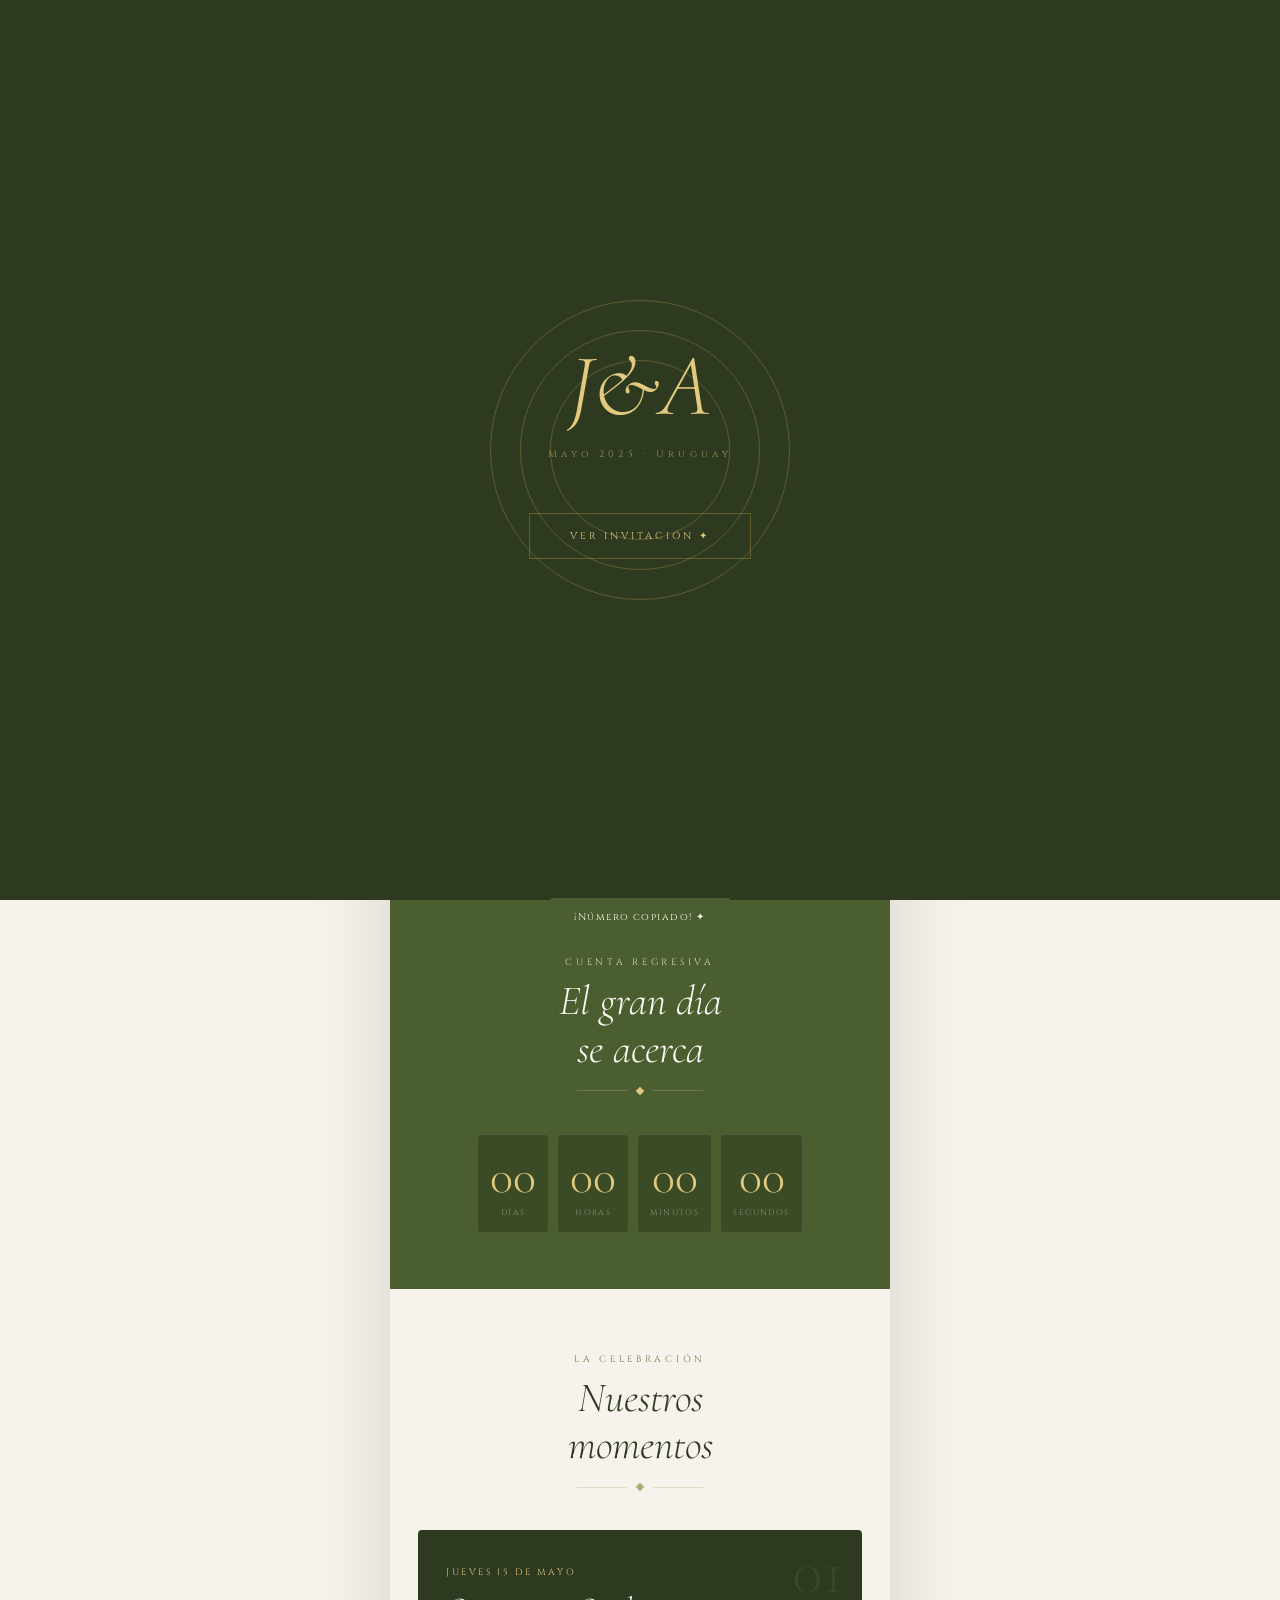
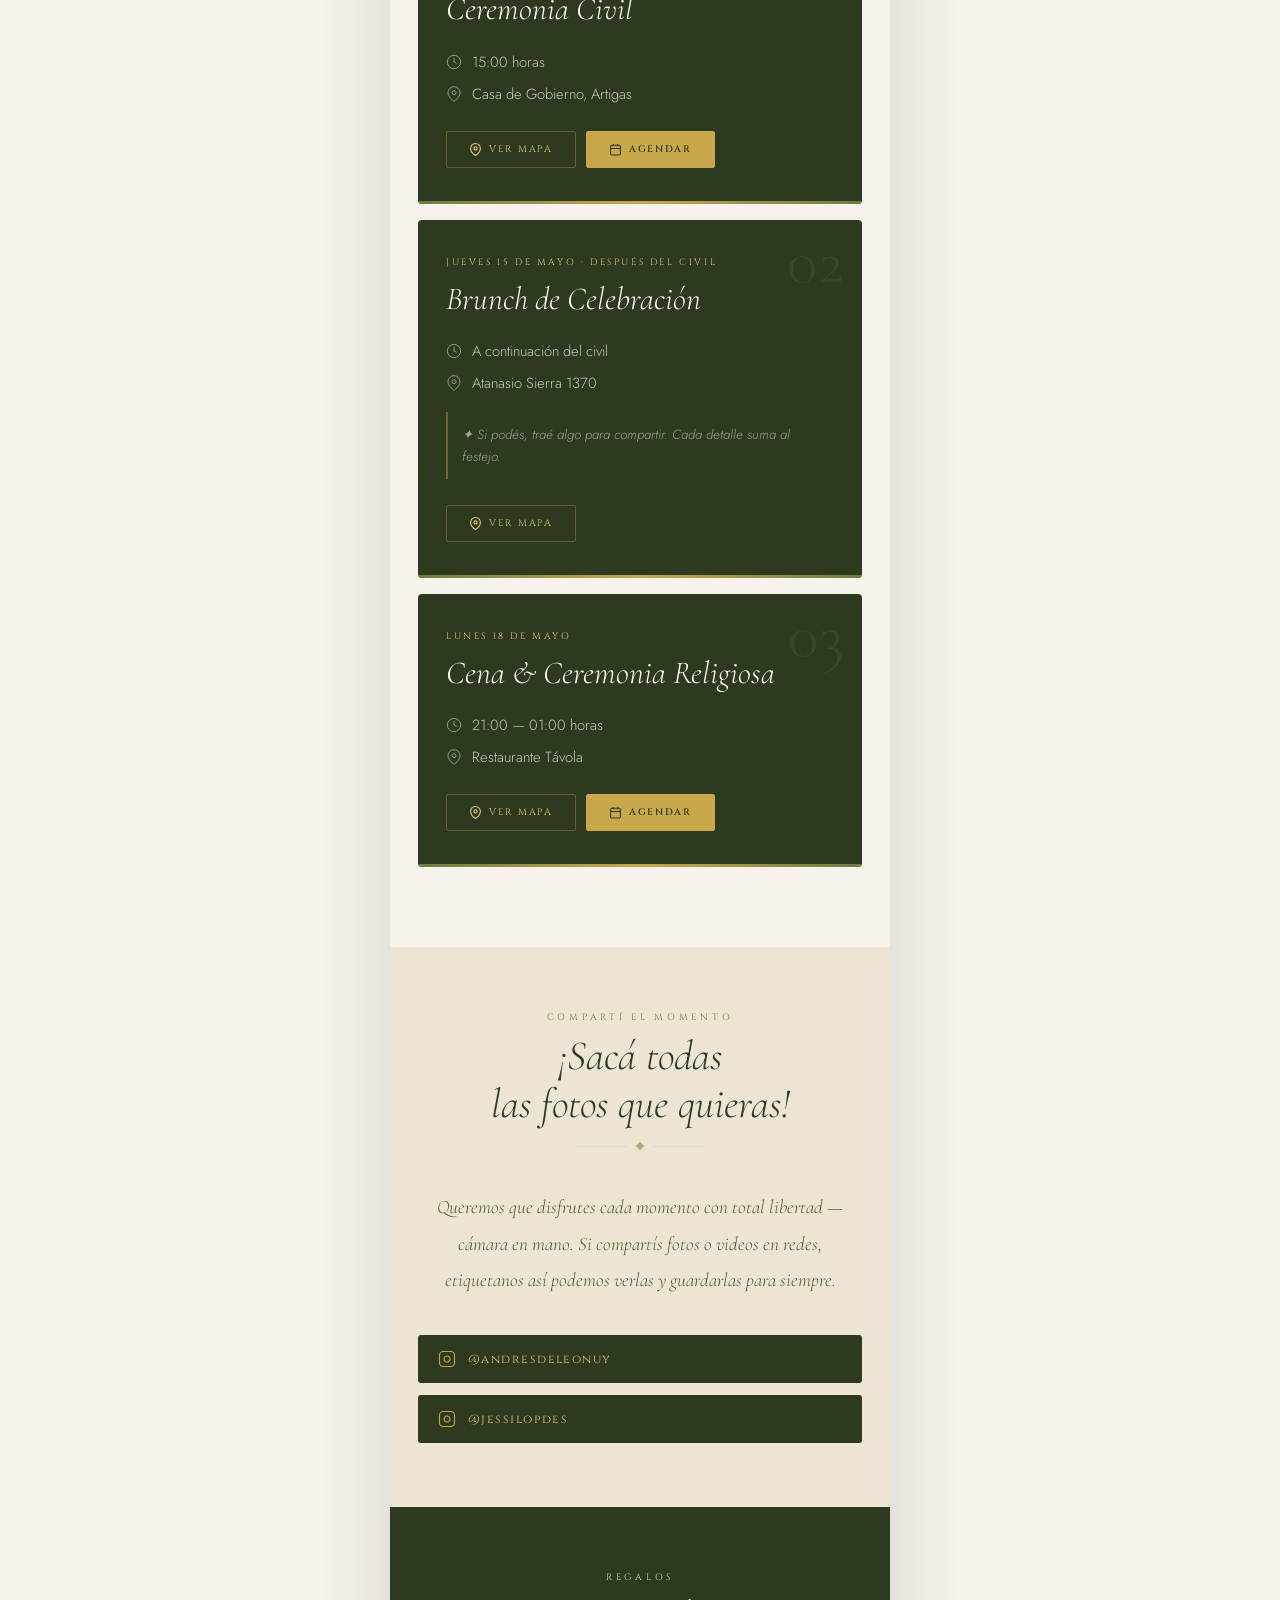
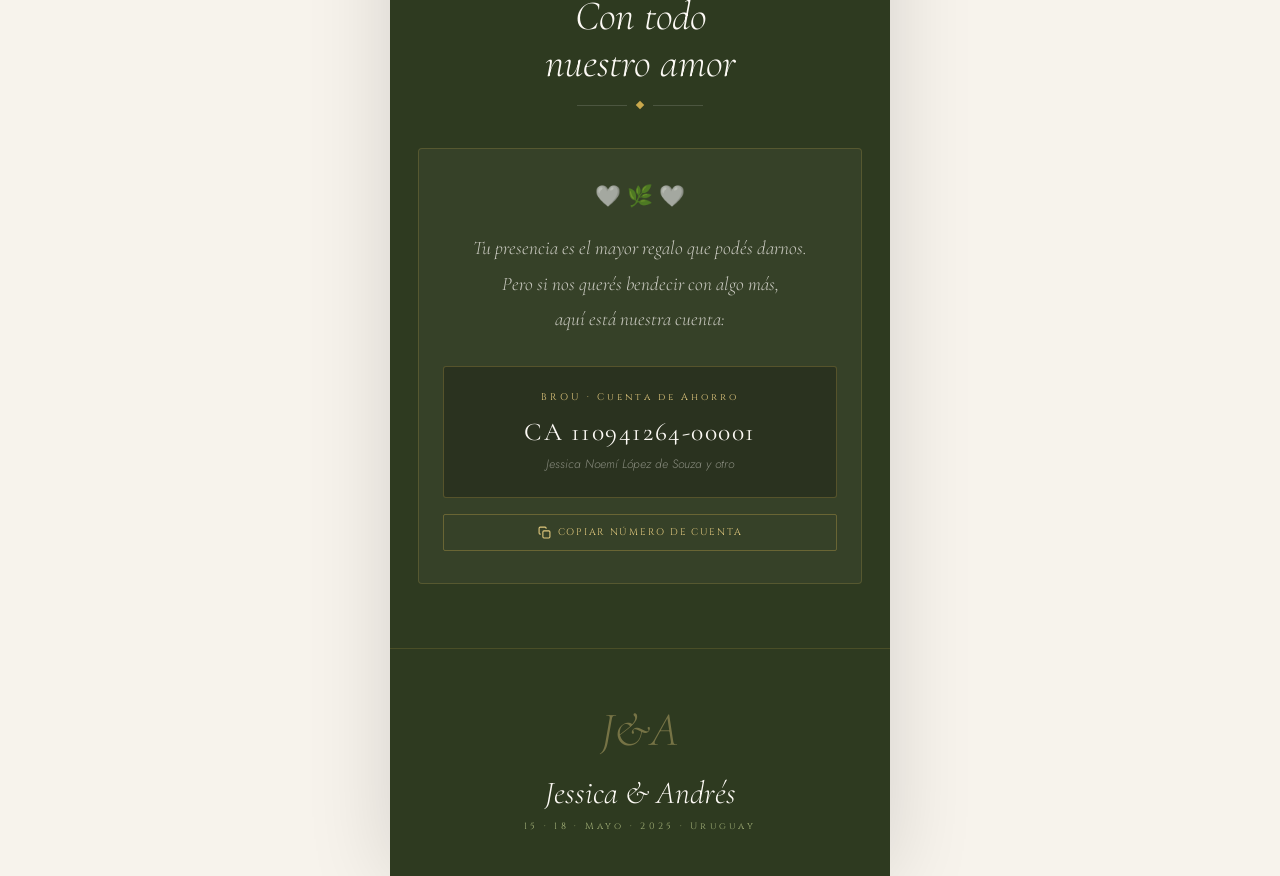
<file: jessica-andres-boda.html>
<!DOCTYPE html>
<html lang="es">
<head>
  <meta charset="UTF-8"/>
  <meta name="viewport" content="width=device-width, initial-scale=1.0"/>
  <title>Jessica & Andrés — Mayo 2025</title>
  <link href="https://fonts.googleapis.com/css2?family=Cormorant+Garamond:ital,wght@0,300;0,400;1,300;1,400;1,600&family=Cinzel:wght@400;600&family=Jost:wght@200;300;400&display=swap" rel="stylesheet"/>
  <style>
    :root {
      --olive-deep:  #2e3a20;
      --olive:       #4a5e2f;
      --olive-mid:   #6b7c44;
      --olive-light: #a3b178;
      --olive-pale:  #d8dfc4;
      --cream:       #f7f3ec;
      --cream-dark:  #ede5d4;
      --gold:        #c9a84c;
      --gold-light:  #e2c97e;
      --white:       #fdfaf5;
    }
    *, *::before, *::after { box-sizing: border-box; margin: 0; padding: 0; }
    html { scroll-behavior: smooth; }
    body {
      background: var(--cream);
      color: var(--olive-deep);
      font-family: 'Jost', sans-serif;
      font-weight: 300;
      overflow-x: hidden;
      max-width: 500px;
      margin: 0 auto;
    }

    /* ── INTRO ── */
    #intro {
      position: fixed; inset: 0; z-index: 999;
      background: var(--olive-deep);
      display: flex; flex-direction: column;
      align-items: center; justify-content: center;
      overflow: hidden;
    }
    #intro.done { animation: introFade 0.9s 0.2s cubic-bezier(.77,0,.18,1) forwards; }
    @keyframes introFade { to { opacity: 0; pointer-events: none; } }

    .intro-ring {
      width: 180px; height: 180px; border-radius: 50%;
      border: 1px solid rgba(201,168,76,0.3);
      position: absolute;
      animation: ringPulse 3s ease infinite;
    }
    .intro-ring:nth-child(2) { width: 240px; height: 240px; animation-delay: 0.5s; }
    .intro-ring:nth-child(3) { width: 300px; height: 300px; animation-delay: 1s; }
    @keyframes ringPulse {
      0%,100% { opacity: 0.15; transform: scale(1); }
      50% { opacity: 0.4; transform: scale(1.02); }
    }
    .intro-monogram {
      font-family: 'Cormorant Garamond', serif;
      font-size: 5.5rem; font-style: italic; font-weight: 300;
      color: var(--gold-light);
      position: relative; z-index: 2;
      animation: monIn 1.2s cubic-bezier(.22,1,.36,1) both;
      line-height: 1;
    }
    @keyframes monIn {
      from { opacity: 0; transform: scale(0.6) translateY(20px); }
      to   { opacity: 1; transform: scale(1) translateY(0); }
    }
    .intro-sub {
      font-family: 'Cinzel', serif; font-size: 0.6rem;
      letter-spacing: 0.45em; color: rgba(226,201,126,0.6);
      margin-top: 18px; position: relative; z-index: 2;
      animation: fadeUp 1s 0.4s both;
    }
    .intro-btn {
      margin-top: 52px; position: relative; z-index: 2;
      font-family: 'Cinzel', serif; font-size: 0.62rem;
      letter-spacing: 0.3em; text-transform: uppercase;
      color: var(--gold-light); background: transparent;
      border: 1px solid rgba(201,168,76,0.35);
      padding: 15px 40px; cursor: pointer;
      animation: fadeUp 1s 0.8s both; transition: all 0.3s;
    }
    .intro-btn:hover { background: rgba(201,168,76,0.1); border-color: var(--gold-light); }

    /* ── HERO ── */
    .hero {
      position: relative;
      height: 100svh; min-height: 620px;
      overflow: hidden;
    }
    .hero-img {
      position: absolute; inset: 0;
      background: url('[data-uri]') center/cover no-repeat;
      transform: scale(1.04);
      animation: heroZoom 8s ease forwards;
    }
    /* gradient: strong at top for names, lighter in middle, darkens at bottom */
    .hero-overlay {
      position: absolute; inset: 0;
      background: linear-gradient(
        to bottom,
        rgba(20,28,12,0.52) 0%,
        rgba(20,28,12,0.15) 42%,
        rgba(20,28,12,0.08) 60%,
        rgba(20,28,12,0.65) 100%
      );
    }
    @keyframes heroZoom { to { transform: scale(1); } }

    /* Names in the sky */
    .hero-names-sky {
      position: absolute;
      top: 0; left: 0; right: 0;
      padding: 52px 32px 0;
      z-index: 3;
      text-align: center;
    }
    .hero-eyebrow {
      font-family: 'Cinzel', serif;
      font-size: 0.58rem; letter-spacing: 0.45em;
      color: rgba(226,201,126,0.85);
      text-transform: uppercase;
      margin-bottom: 10px;
      animation: fadeUp 1s 1.8s both;
    }
    .hero-name-jessica {
      font-family: 'Cormorant Garamond', serif;
      font-size: clamp(3.4rem, 14vw, 5.2rem);
      font-weight: 300; font-style: italic;
      color: var(--white);
      line-height: 0.9;
      text-shadow: 0 2px 20px rgba(0,0,0,0.3);
      animation: fadeUp 1s 2s both;
      letter-spacing: -0.01em;
    }
    .hero-amp-line {
      display: flex; align-items: center;
      justify-content: center; gap: 14px;
      margin: 8px 0;
      animation: fadeUp 1s 2.1s both;
    }
    .hero-amp-line .hl { flex: 1; height: 1px; background: rgba(226,201,126,0.45); max-width: 60px; }
    .hero-amp-sym {
      font-family: 'Cormorant Garamond', serif;
      font-size: 2rem; color: var(--gold-light);
      font-style: normal; line-height: 1;
    }
    .hero-name-andres {
      font-family: 'Cormorant Garamond', serif;
      font-size: clamp(3.4rem, 14vw, 5.2rem);
      font-weight: 300; font-style: italic;
      color: var(--white);
      line-height: 0.9;
      text-shadow: 0 2px 20px rgba(0,0,0,0.3);
      animation: fadeUp 1s 2.2s both;
      letter-spacing: -0.01em;
    }

    /* Date bar at bottom */
    .hero-arch {
      position: absolute; bottom: -2px; left: 0; right: 0;
      height: 90px; background: var(--cream);
      border-radius: 50% 50% 0 0 / 100% 100% 0 0;
      z-index: 3;
    }
    .hero-bottom {
      position: absolute; bottom: 52px; left: 0; right: 0;
      z-index: 4; text-align: center;
      animation: fadeUp 1s 2.4s both;
    }
    .hero-date-bar {
      display: inline-flex; align-items: center;
      gap: 14px; padding: 0 32px;
    }
    .hero-date-bar .hl { width: 40px; height: 1px; background: rgba(226,201,126,0.5); }
    .hero-date-bar span {
      font-family: 'Cinzel', serif; font-size: 0.65rem;
      letter-spacing: 0.28em; color: var(--gold-light);
    }

    @keyframes fadeUp {
      from { opacity: 0; transform: translateY(16px); }
      to   { opacity: 1; transform: translateY(0); }
    }

    /* ── SHARED SECTION ── */
    .section { padding: 64px 28px; }
    .s-label {
      font-family: 'Cinzel', serif; font-size: 0.58rem;
      letter-spacing: 0.4em; color: var(--olive-mid);
      text-transform: uppercase; text-align: center; margin-bottom: 10px;
    }
    .s-title {
      font-family: 'Cormorant Garamond', serif;
      font-size: 2.6rem; font-weight: 300; font-style: italic;
      text-align: center; color: var(--olive-deep);
      line-height: 1.15; margin-bottom: 14px;
    }
    .s-rule {
      display: flex; align-items: center; justify-content: center;
      gap: 10px; margin-bottom: 40px;
    }
    .s-rule .rl { width: 50px; height: 1px; background: var(--olive-pale); }
    .s-rule .rd { width: 6px; height: 6px; background: var(--olive-light); transform: rotate(45deg); }

    /* ── COUNTDOWN ── */
    .countdown-section {
      background: var(--olive); padding: 56px 28px; text-align: center;
    }
    .countdown-section .s-label { color: var(--olive-pale); }
    .countdown-section .s-title { color: var(--white); }
    .countdown-section .s-rule .rl { background: rgba(255,255,255,0.18); }
    .countdown-section .s-rule .rd { background: var(--gold-light); }
    .countdown-grid { display: flex; justify-content: center; gap: 8px; flex-wrap: wrap; }
    .cd-box {
      background: rgba(0,0,0,0.2); border: 1px solid rgba(255,255,255,0.1);
      border-radius: 4px; padding: 18px 12px 14px; min-width: 70px;
    }
    .cd-num {
      font-family: 'Cormorant Garamond', serif;
      font-size: 3rem; font-weight: 300;
      color: var(--gold-light); line-height: 1;
      display: block; text-align: center;
    }
    .cd-label {
      font-family: 'Cinzel', serif; font-size: 0.5rem;
      letter-spacing: 0.18em; color: rgba(255,255,255,0.4);
      text-transform: uppercase; margin-top: 6px;
      display: block; text-align: center;
    }

    /* ── EVENT CARDS ── */
    .events { background: var(--cream); }
    .event-card {
      background: var(--olive-deep); color: var(--white);
      border-radius: 4px; padding: 36px 28px;
      margin-bottom: 16px; position: relative; overflow: hidden;
    }
    .event-card::after {
      content: ''; position: absolute;
      bottom: 0; left: 0; right: 0; height: 3px;
      background: linear-gradient(90deg, var(--olive-mid), var(--gold), var(--olive-mid));
    }
    .ec-num {
      font-family: 'Cormorant Garamond', serif;
      font-size: 4rem; font-weight: 300;
      color: rgba(255,255,255,0.06);
      position: absolute; top: 10px; right: 18px;
      line-height: 1; pointer-events: none;
    }
    .ec-tag {
      font-family: 'Cinzel', serif; font-size: 0.58rem;
      letter-spacing: 0.28em; color: var(--gold-light);
      text-transform: uppercase; margin-bottom: 12px;
    }
    .ec-name {
      font-family: 'Cormorant Garamond', serif;
      font-size: 2rem; font-style: italic; font-weight: 300;
      margin-bottom: 22px; line-height: 1.2;
    }
    .ec-row {
      display: flex; align-items: flex-start; gap: 10px;
      font-size: 0.92rem; font-weight: 300;
      color: rgba(253,250,245,0.75); margin-bottom: 10px; line-height: 1.5;
    }
    .ec-row svg { flex-shrink: 0; margin-top: 3px; opacity: 0.65; }
    .ec-note {
      margin-top: 18px; padding: 12px 14px;
      border-left: 2px solid rgba(201,168,76,0.4);
      font-size: 0.83rem; font-style: italic;
      color: rgba(253,250,245,0.55); line-height: 1.6;
    }
    .ec-actions { margin-top: 26px; display: flex; flex-wrap: wrap; gap: 10px; }

    /* ── BUTTONS ── */
    .btn {
      display: inline-flex; align-items: center; gap: 7px;
      padding: 11px 22px;
      font-family: 'Cinzel', serif; font-size: 0.6rem;
      letter-spacing: 0.18em; text-transform: uppercase;
      text-decoration: none; border: 1px solid;
      transition: all 0.3s; cursor: pointer;
      border-radius: 2px; background: none;
    }
    .btn-gold { background: var(--gold); border-color: var(--gold); color: var(--olive-deep); font-weight: 600; }
    .btn-gold:hover { background: var(--gold-light); border-color: var(--gold-light); }
    .btn-ghost { border-color: rgba(201,168,76,0.35); color: var(--gold-light); }
    .btn-ghost:hover { background: rgba(201,168,76,0.12); border-color: var(--gold-light); }

    /* ── FOTOS ── */
    .fotos-section { background: var(--cream-dark); padding: 64px 28px; text-align: center; }
    .fotos-text {
      font-family: 'Cormorant Garamond', serif;
      font-size: 1.2rem; font-style: italic; color: var(--olive);
      line-height: 1.9; margin-bottom: 36px;
    }
    .ig-handles { display: flex; flex-direction: column; gap: 12px; }
    .ig-pill {
      display: flex; align-items: center; gap: 12px;
      padding: 15px 20px; background: var(--olive-deep);
      border-radius: 3px; text-decoration: none; transition: background 0.3s;
    }
    .ig-pill:hover { background: var(--olive); }
    .ig-pill span {
      font-family: 'Cinzel', serif; font-size: 0.75rem;
      letter-spacing: 0.12em; color: var(--gold-light);
    }

    /* ── REGALOS ── */
    .regalos-section { background: var(--olive-deep); padding: 64px 28px; }
    .regalos-section .s-label { color: var(--olive-pale); }
    .regalos-section .s-title { color: var(--white); }
    .regalos-section .s-rule .rl { background: rgba(255,255,255,0.14); }
    .regalos-section .s-rule .rd { background: var(--gold); }
    .regalos-card {
      background: rgba(255,255,255,0.04);
      border: 1px solid rgba(201,168,76,0.22);
      border-radius: 4px; padding: 32px 24px; text-align: center;
    }
    .regalos-hearts { font-size: 1.3rem; margin-bottom: 20px; opacity: 0.65; }
    .regalos-text {
      font-family: 'Cormorant Garamond', serif;
      font-size: 1.2rem; font-style: italic;
      color: rgba(253,250,245,0.75);
      line-height: 1.85; margin-bottom: 28px;
    }
    .cuenta-box {
      background: rgba(0,0,0,0.22);
      border: 1px solid rgba(201,168,76,0.28);
      border-radius: 3px; padding: 24px 20px; margin-bottom: 12px;
    }
    .cuenta-bank {
      font-family: 'Cinzel', serif; font-size: 0.6rem;
      letter-spacing: 0.32em; color: var(--gold-light); margin-bottom: 12px;
    }
    .cuenta-num {
      font-family: 'Cormorant Garamond', serif;
      font-size: 1.6rem; font-weight: 400;
      color: var(--white); letter-spacing: 0.06em; margin-bottom: 8px;
    }
    .cuenta-name { font-size: 0.76rem; color: rgba(253,250,245,0.45); font-style: italic; }
    .btn-copy { width: 100%; justify-content: center; margin-top: 4px; }

    /* ── FOOTER ── */
    footer {
      background: var(--olive-deep); padding: 52px 28px 44px;
      text-align: center; border-top: 1px solid rgba(201,168,76,0.18);
    }
    .footer-mono {
      font-family: 'Cormorant Garamond', serif;
      font-size: 3rem; font-style: italic; color: var(--gold-light);
      opacity: 0.4; margin-bottom: 14px;
    }
    .footer-names {
      font-family: 'Cormorant Garamond', serif;
      font-size: 2rem; font-style: italic; color: var(--white); margin-bottom: 8px;
    }
    .footer-date {
      font-family: 'Cinzel', serif; font-size: 0.58rem;
      letter-spacing: 0.35em; color: var(--olive-light);
    }

    /* ── REVEAL ── */
    .reveal { opacity: 0; transform: translateY(22px); transition: opacity 0.7s ease, transform 0.7s ease; }
    .reveal.in { opacity: 1; transform: translateY(0); }

    /* ── TOAST ── */
    .toast {
      position: fixed; bottom: 24px; left: 50%;
      transform: translateX(-50%) translateY(60px);
      background: var(--olive); color: var(--white);
      font-family: 'Cinzel', serif; font-size: 0.62rem;
      letter-spacing: 0.15em; padding: 12px 24px;
      border-radius: 2px; z-index: 9999;
      transition: transform 0.4s cubic-bezier(.22,1,.36,1);
      white-space: nowrap; pointer-events: none;
    }
    .toast.show { transform: translateX(-50%) translateY(0); }

    @media (min-width: 501px) { body { box-shadow: 0 0 80px rgba(0,0,0,0.14); } }
  </style>
</head>
<body>

<!-- INTRO -->
<div id="intro">
  <div class="intro-ring"></div>
  <div class="intro-ring"></div>
  <div class="intro-ring"></div>
  <div class="intro-monogram">J&A</div>
  <p class="intro-sub">Mayo 2025 · Uruguay</p>
  <button class="intro-btn" onclick="startSite()">Ver invitación ✦</button>
</div>

<!-- HERO -->
<div class="hero">
  <div class="hero-img"></div>
  <div class="hero-overlay"></div>

  <!-- Names in the sky -->
  <div class="hero-names-sky">
    <p class="hero-eyebrow">Nos casamos</p>
    <div class="hero-name-jessica">Jessica</div>
    <div class="hero-amp-line">
      <div class="hl"></div>
      <span class="hero-amp-sym">&amp;</span>
      <div class="hl"></div>
    </div>
    <div class="hero-name-andres">Andrés</div>
  </div>

  <!-- Date at bottom -->
  <div class="hero-bottom">
    <div class="hero-date-bar">
      <div class="hl"></div>
      <span>15 · 18 Mayo 2025</span>
      <div class="hl"></div>
    </div>
  </div>
  <div class="hero-arch"></div>
</div>

<!-- COUNTDOWN -->
<div class="countdown-section">
  <p class="s-label reveal">Cuenta regresiva</p>
  <h2 class="s-title reveal">El gran día<br>se acerca</h2>
  <div class="s-rule reveal"><div class="rl"></div><div class="rd"></div><div class="rl"></div></div>
  <div class="countdown-grid reveal">
    <div class="cd-box"><span class="cd-num" id="cd-days">--</span><span class="cd-label">Días</span></div>
    <div class="cd-box"><span class="cd-num" id="cd-hours">--</span><span class="cd-label">Horas</span></div>
    <div class="cd-box"><span class="cd-num" id="cd-mins">--</span><span class="cd-label">Minutos</span></div>
    <div class="cd-box"><span class="cd-num" id="cd-secs">--</span><span class="cd-label">Segundos</span></div>
  </div>
</div>

<!-- EVENTS -->
<section class="section events">
  <p class="s-label reveal">La celebración</p>
  <h2 class="s-title reveal">Nuestros<br>momentos</h2>
  <div class="s-rule reveal"><div class="rl"></div><div class="rd"></div><div class="rl"></div></div>

  <div class="event-card reveal">
    <div class="ec-num">01</div>
    <p class="ec-tag">Jueves 15 de mayo</p>
    <h3 class="ec-name">Ceremonia Civil</h3>
    <div class="ec-row">
      <svg width="16" height="16" viewBox="0 0 24 24" fill="none" stroke="currentColor" stroke-width="1.5"><circle cx="12" cy="12" r="10"/><polyline points="12 6 12 12 16 14"/></svg>
      <span>15:00 horas</span>
    </div>
    <div class="ec-row">
      <svg width="16" height="16" viewBox="0 0 24 24" fill="none" stroke="currentColor" stroke-width="1.5"><path d="M21 10c0 7-9 13-9 13s-9-6-9-13a9 9 0 0118 0z"/><circle cx="12" cy="10" r="3"/></svg>
      <span>Casa de Gobierno, Artigas</span>
    </div>
    <div class="ec-actions">
      <a href="https://maps.app.goo.gl/VKBQ91SCj9vPbGUq6" target="_blank" class="btn btn-ghost">
        <svg width="13" height="13" viewBox="0 0 24 24" fill="none" stroke="currentColor" stroke-width="2"><path d="M21 10c0 7-9 13-9 13s-9-6-9-13a9 9 0 0118 0z"/><circle cx="12" cy="10" r="3"/></svg>
        Ver mapa
      </a>
      <a href="https://calendar.google.com/calendar/render?action=TEMPLATE&text=Casamiento+Civil+%E2%80%94+Jessica+%26+Andr%C3%A9s&dates=20250515T150000/20250515T170000&details=Ceremonia+civil+de+Jessica+y+Andr%C3%A9s&location=Casa+de+Gobierno,+Artigas,+Uruguay&sf=true&output=xml" target="_blank" class="btn btn-gold">
        <svg width="13" height="13" viewBox="0 0 24 24" fill="none" stroke="currentColor" stroke-width="2"><rect x="3" y="4" width="18" height="18" rx="2"/><line x1="16" y1="2" x2="16" y2="6"/><line x1="8" y1="2" x2="8" y2="6"/><line x1="3" y1="10" x2="21" y2="10"/></svg>
        Agendar
      </a>
    </div>
  </div>

  <div class="event-card reveal">
    <div class="ec-num">02</div>
    <p class="ec-tag">Jueves 15 de mayo · Después del civil</p>
    <h3 class="ec-name">Brunch de Celebración</h3>
    <div class="ec-row">
      <svg width="16" height="16" viewBox="0 0 24 24" fill="none" stroke="currentColor" stroke-width="1.5"><circle cx="12" cy="12" r="10"/><polyline points="12 6 12 12 16 14"/></svg>
      <span>A continuación del civil</span>
    </div>
    <div class="ec-row">
      <svg width="16" height="16" viewBox="0 0 24 24" fill="none" stroke="currentColor" stroke-width="1.5"><path d="M21 10c0 7-9 13-9 13s-9-6-9-13a9 9 0 0118 0z"/><circle cx="12" cy="10" r="3"/></svg>
      <span>Atanasio Sierra 1370</span>
    </div>
    <div class="ec-note">✦ Si podés, traé algo para compartir. Cada detalle suma al festejo.</div>
    <div class="ec-actions">
      <a href="https://maps.app.goo.gl/Z1UAGvdYDXx8AtZg9" target="_blank" class="btn btn-ghost">
        <svg width="13" height="13" viewBox="0 0 24 24" fill="none" stroke="currentColor" stroke-width="2"><path d="M21 10c0 7-9 13-9 13s-9-6-9-13a9 9 0 0118 0z"/><circle cx="12" cy="10" r="3"/></svg>
        Ver mapa
      </a>
    </div>
  </div>

  <div class="event-card reveal">
    <div class="ec-num">03</div>
    <p class="ec-tag">Lunes 18 de mayo</p>
    <h3 class="ec-name">Cena &amp; Ceremonia Religiosa</h3>
    <div class="ec-row">
      <svg width="16" height="16" viewBox="0 0 24 24" fill="none" stroke="currentColor" stroke-width="1.5"><circle cx="12" cy="12" r="10"/><polyline points="12 6 12 12 16 14"/></svg>
      <span>21:00 — 01:00 horas</span>
    </div>
    <div class="ec-row">
      <svg width="16" height="16" viewBox="0 0 24 24" fill="none" stroke="currentColor" stroke-width="1.5"><path d="M21 10c0 7-9 13-9 13s-9-6-9-13a9 9 0 0118 0z"/><circle cx="12" cy="10" r="3"/></svg>
      <span>Restaurante Távola</span>
    </div>
    <div class="ec-actions">
      <a href="https://maps.app.goo.gl/Ar7vtTZDzmegUHaeA" target="_blank" class="btn btn-ghost">
        <svg width="13" height="13" viewBox="0 0 24 24" fill="none" stroke="currentColor" stroke-width="2"><path d="M21 10c0 7-9 13-9 13s-9-6-9-13a9 9 0 0118 0z"/><circle cx="12" cy="10" r="3"/></svg>
        Ver mapa
      </a>
      <a href="https://calendar.google.com/calendar/render?action=TEMPLATE&text=Cena+%26+Ceremonia+Religiosa+%E2%80%94+Jessica+%26+Andr%C3%A9s&dates=20250518T210000/20250519T010000&details=Ceremonia+religiosa+y+cena+de+Jessica+y+Andr%C3%A9s&location=Restaurante+T%C3%A1vola,+Uruguay&sf=true&output=xml" target="_blank" class="btn btn-gold">
        <svg width="13" height="13" viewBox="0 0 24 24" fill="none" stroke="currentColor" stroke-width="2"><rect x="3" y="4" width="18" height="18" rx="2"/><line x1="16" y1="2" x2="16" y2="6"/><line x1="8" y1="2" x2="8" y2="6"/><line x1="3" y1="10" x2="21" y2="10"/></svg>
        Agendar
      </a>
    </div>
  </div>
</section>

<!-- FOTOS -->
<section class="fotos-section">
  <p class="s-label reveal">Compartí el momento</p>
  <h2 class="s-title reveal">¡Sacá todas<br>las fotos que quieras!</h2>
  <div class="s-rule reveal"><div class="rl" style="background:var(--olive-pale)"></div><div class="rd"></div><div class="rl" style="background:var(--olive-pale)"></div></div>
  <p class="fotos-text reveal">
    Queremos que disfrutes cada momento con total libertad —
    cámara en mano. Si compartís fotos o videos en redes,
    etiquetanos así podemos verlas y guardarlas para siempre.
  </p>
  <div class="ig-handles reveal">
    <a href="https://instagram.com/andresdeleonuy" target="_blank" class="ig-pill">
      <svg width="18" height="18" viewBox="0 0 24 24" fill="none" stroke="#c9a84c" stroke-width="1.5"><rect x="2" y="2" width="20" height="20" rx="5"/><path d="M16 11.37A4 4 0 1112.63 8 4 4 0 0116 11.37z"/><line x1="17.5" y1="6.5" x2="17.51" y2="6.5"/></svg>
      <span>@andresdeleonuy</span>
    </a>
    <a href="https://instagram.com/jessilopdes" target="_blank" class="ig-pill">
      <svg width="18" height="18" viewBox="0 0 24 24" fill="none" stroke="#c9a84c" stroke-width="1.5"><rect x="2" y="2" width="20" height="20" rx="5"/><path d="M16 11.37A4 4 0 1112.63 8 4 4 0 0116 11.37z"/><line x1="17.5" y1="6.5" x2="17.51" y2="6.5"/></svg>
      <span>@jessilopdes</span>
    </a>
  </div>
</section>

<!-- REGALOS -->
<section class="regalos-section">
  <p class="s-label reveal">Regalos</p>
  <h2 class="s-title reveal">Con todo<br>nuestro amor</h2>
  <div class="s-rule reveal"><div class="rl"></div><div class="rd"></div><div class="rl"></div></div>
  <div class="regalos-card reveal">
    <div class="regalos-hearts">🤍 🌿 🤍</div>
    <p class="regalos-text">
      Tu presencia es el mayor regalo que podés darnos.<br>
      Pero si nos querés bendecir con algo más,<br>
      aquí está nuestra cuenta:
    </p>
    <div class="cuenta-box">
      <p class="cuenta-bank">BROU · Cuenta de Ahorro</p>
      <p class="cuenta-num">CA 110941264-00001</p>
      <p class="cuenta-name">Jessica Noemí López de Souza y otro</p>
    </div>
    <button class="btn btn-ghost btn-copy" onclick="copyCuenta()">
      <svg width="13" height="13" viewBox="0 0 24 24" fill="none" stroke="currentColor" stroke-width="2"><rect x="9" y="9" width="13" height="13" rx="2"/><path d="M5 15H4a2 2 0 01-2-2V4a2 2 0 012-2h9a2 2 0 012 2v1"/></svg>
      Copiar número de cuenta
    </button>
  </div>
</section>

<!-- FOOTER -->
<footer>
  <div class="footer-mono">J&A</div>
  <p class="footer-names">Jessica & Andrés</p>
  <p class="footer-date">15 · 18 · Mayo · 2025 · Uruguay</p>
</footer>

<div class="toast" id="toast">¡Número copiado! ✦</div>

<script>
  function startSite() {
    document.getElementById('intro').classList.add('done');
    setTimeout(() => document.getElementById('intro').style.display = 'none', 1200);
  }

  function updateCountdown() {
    const target = new Date('2025-05-15T15:00:00-03:00');
    const diff = target - new Date();
    if (diff <= 0) {
      ['cd-days','cd-hours','cd-mins','cd-secs'].forEach(id => document.getElementById(id).textContent = '00');
      return;
    }
    const d = Math.floor(diff / 86400000);
    const h = Math.floor((diff % 86400000) / 3600000);
    const m = Math.floor((diff % 3600000) / 60000);
    const s = Math.floor((diff % 60000) / 1000);
    document.getElementById('cd-days').textContent  = String(d).padStart(2,'0');
    document.getElementById('cd-hours').textContent = String(h).padStart(2,'0');
    document.getElementById('cd-mins').textContent  = String(m).padStart(2,'0');
    document.getElementById('cd-secs').textContent  = String(s).padStart(2,'0');
  }
  updateCountdown();
  setInterval(updateCountdown, 1000);

  const obs = new IntersectionObserver(entries => {
    entries.forEach((e, i) => {
      if (e.isIntersecting) {
        setTimeout(() => e.target.classList.add('in'), i * 60);
        obs.unobserve(e.target);
      }
    });
  }, { threshold: 0.1 });
  document.querySelectorAll('.reveal').forEach(el => obs.observe(el));

  function copyCuenta() {
    navigator.clipboard.writeText('CA 110941264-00001').then(() => {
      const t = document.getElementById('toast');
      t.classList.add('show');
      setTimeout(() => t.classList.remove('show'), 2500);
    });
  }
</script>
</body>
</html>
</file>
